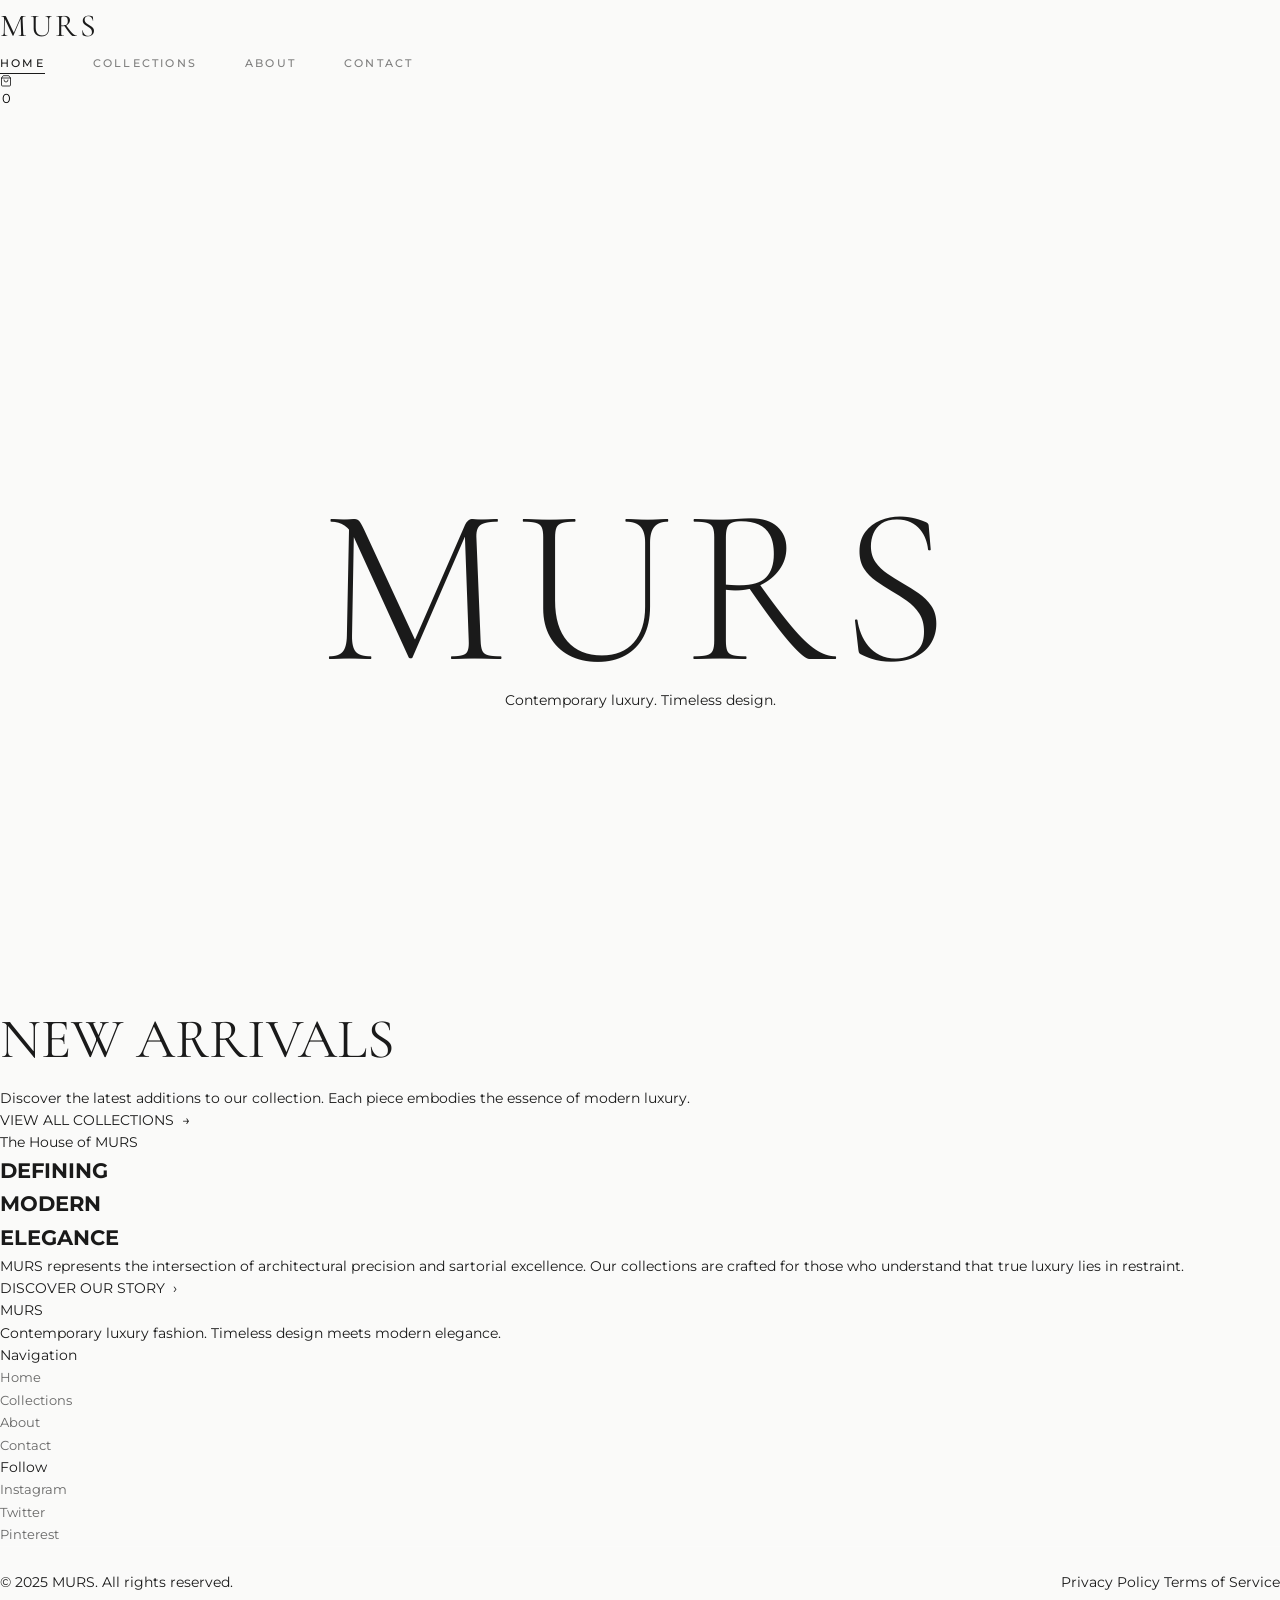
<file: index.html>
<!doctype html>
<html lang="en">
  <head>
    <meta charset="UTF-8" />
    <meta name="viewport" content="width=device-width, initial-scale=1.0" />
    <title>MURS - Contemporary Luxury</title>
    <link rel="stylesheet" href="style.css">
  </head>
  <body>
    <!-- NAV -->
    <nav class="nav">
      <a class="nav-logo" href="#" onclick="showPage('home')">MURS</a>
      <ul class="nav-links">
        <li>
          <a href="index.html" id="nav-home" class="active" onclick="showPage('home')"
            >HOME</a
          >
        </li>
        <li>
          <a href="collection.html" id="nav-collections" onclick="showPage('collections')"
            >COLLECTIONS</a
          >
        </li>
        <li>
          <a href="about.html" id="nav-about" onclick="showPage('about')">ABOUT</a>
        </li>
        <li>
          <a href="contact.html" id="nav-contact" onclick="showPage('contact')">CONTACT</a>
        </li>
      </ul>
      <button class="nav-bag" onclick="openBag()">
        <svg
          viewBox="0 0 24 24"
          fill="none"
          stroke="currentColor"
          stroke-width="1.5"
          stroke-linecap="round"
          stroke-linejoin="round"
        >
          <path d="M6 2L3 6v14a2 2 0 002 2h14a2 2 0 002-2V6l-3-4z" />
          <line x1="3" y1="6" x2="21" y2="6" />
          <path d="M16 10a4 4 0 01-8 0" />
        </svg>
        <span class="bag-count" id="bag-count">0</span>
      </button>
    </nav>

    <!-- HOME PAGE -->
<div id="page-home" class="page active">
<section class="hero">
  <div class="hero-bg">
    <div class="hero-bg-left"></div>
    <div class="hero-bg-right"></div>
  </div>
  <div class="hero-content">
    <h1 class="hero-title">MURS</h1>
    <p class="hero-subtitle">Contemporary luxury. Timeless design.</p>
  </div>
  <div class="hero-scroll">
    <svg viewBox="0 0 24 24" fill="none" stroke="currentColor" stroke-width="1.5">
      <path d="M12 5v14M5 12l7 7 7-7"/>
    </svg>
  </div>
</section>

  <section class="new-arrivals">
    <h2 class="section-title">NEW ARRIVALS</h2>
    <p class="section-subtitle">Discover the latest additions to our collection. Each piece embodies the essence of modern luxury.</p>
    <div class="products-grid" id="home-products"></div>
    <div class="view-all-wrap">
      <a href="#" class="view-all-btn" onclick="showPage('collections')">VIEW ALL COLLECTIONS &nbsp;→</a>
    </div>
  </section>

  <section class="manifesto">
    <p class="manifesto-label">The House of MURS</p>
    <h2 class="manifesto-title">DEFINING<br>MODERN<br>ELEGANCE</h2>
    <p class="manifesto-body">MURS represents the intersection of architectural precision and sartorial excellence. Our collections are crafted for those who understand that true luxury lies in restraint.</p>
    <a href="#" class="manifesto-cta" onclick="showPage('about')">DISCOVER OUR STORY &nbsp;›</a>
  </section>

  <footer>
    <div class="footer-grid">
      <div>
        <div class="footer-brand-name">MURS</div>
        <p class="footer-brand-desc">Contemporary luxury fashion. Timeless design meets modern elegance.</p>
      </div>
      <div>
        <p class="footer-col-title">Navigation</p>
        <ul class="footer-links">
          <li><a href="#" onclick="showPage('home')">Home</a></li>
          <li><a href="#" onclick="showPage('collections')">Collections</a></li>
          <li><a href="#" onclick="showPage('about')">About</a></li>
          <li><a href="#" onclick="showPage('contact')">Contact</a></li>
        </ul>
      </div>
      <div>
        <p class="footer-col-title">Follow</p>
        <ul class="footer-links">
          <li><a href="#">Instagram</a></li>
          <li><a href="#">Twitter</a></li>
          <li><a href="#">Pinterest</a></li>
        </ul>
      </div>
    </div>
    <div class="footer-bottom">
      <span class="footer-copy">© 2025 MURS. All rights reserved.</span>
      <div class="footer-legal">
        <a href="#">Privacy Policy</a>
        <a href="#">Terms of Service</a>
      </div>
    </div>
  </footer>
</div>
  </body>
</html>
</file>
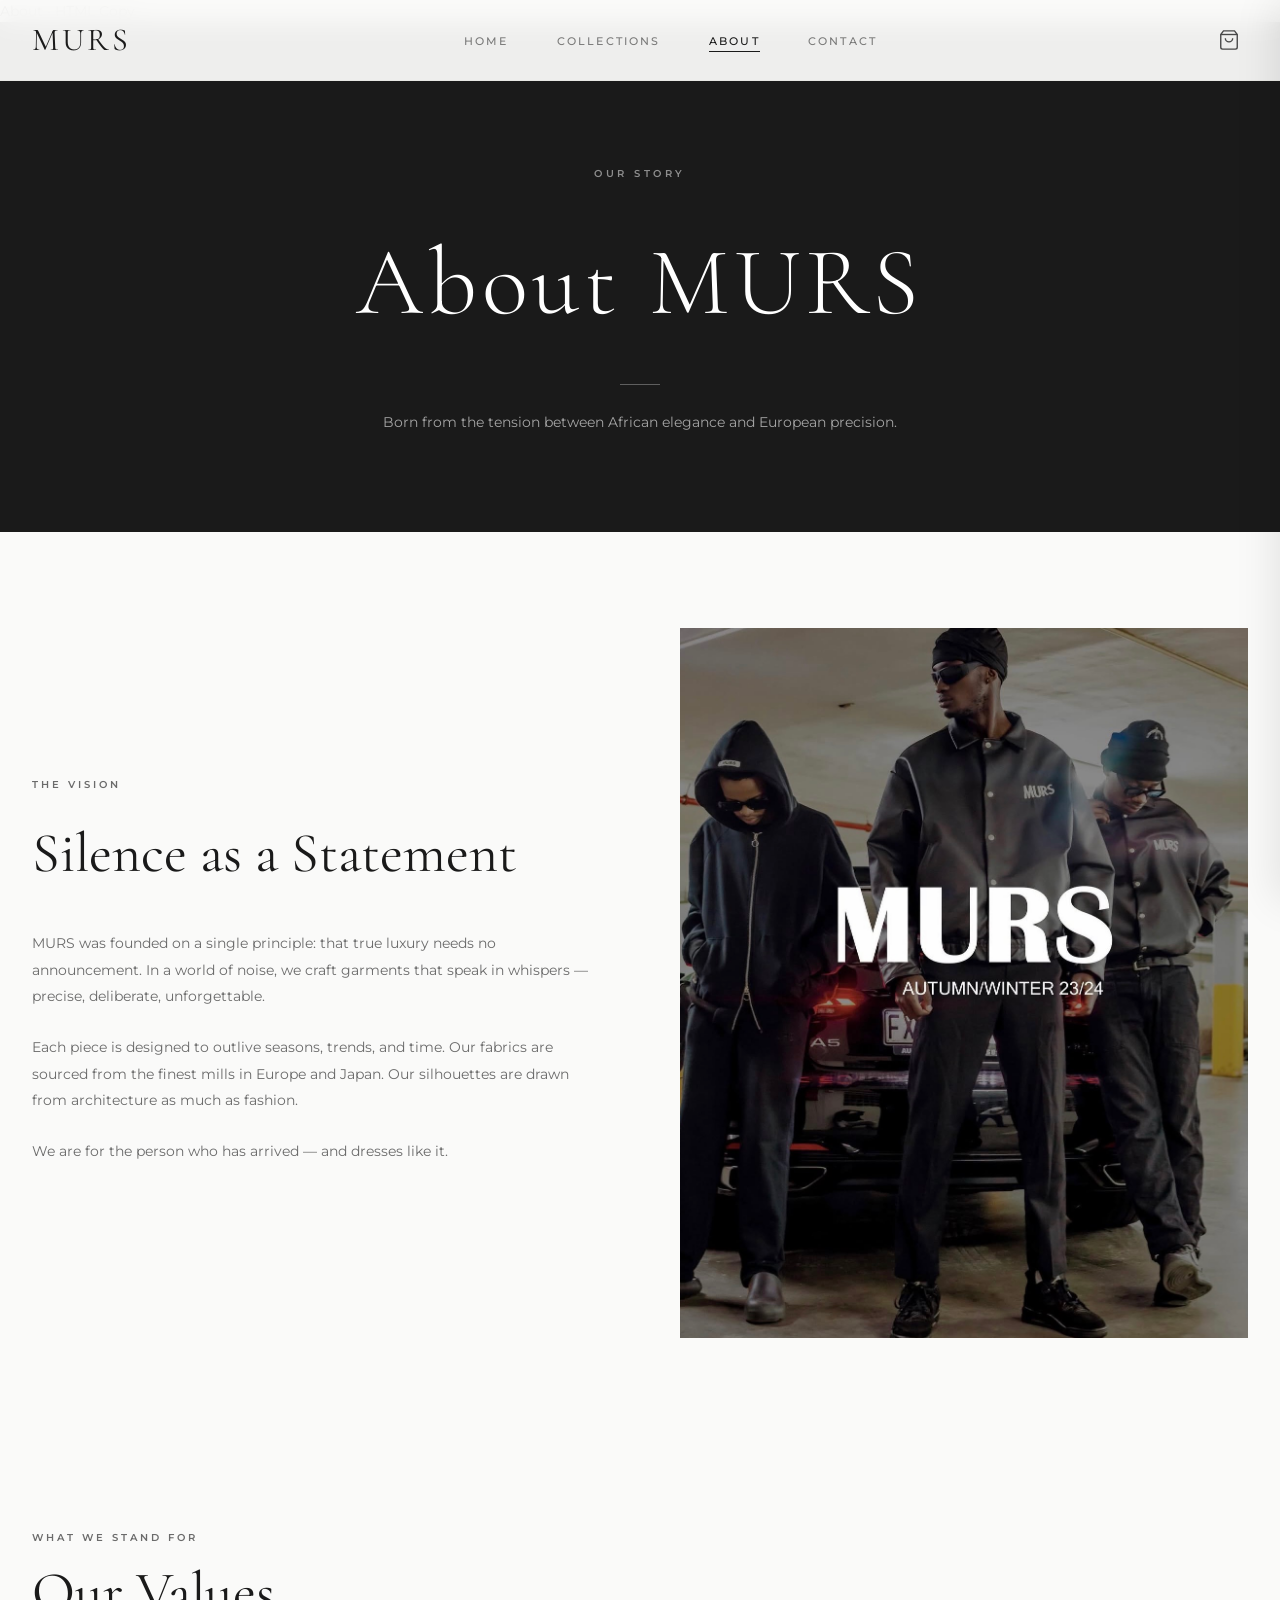
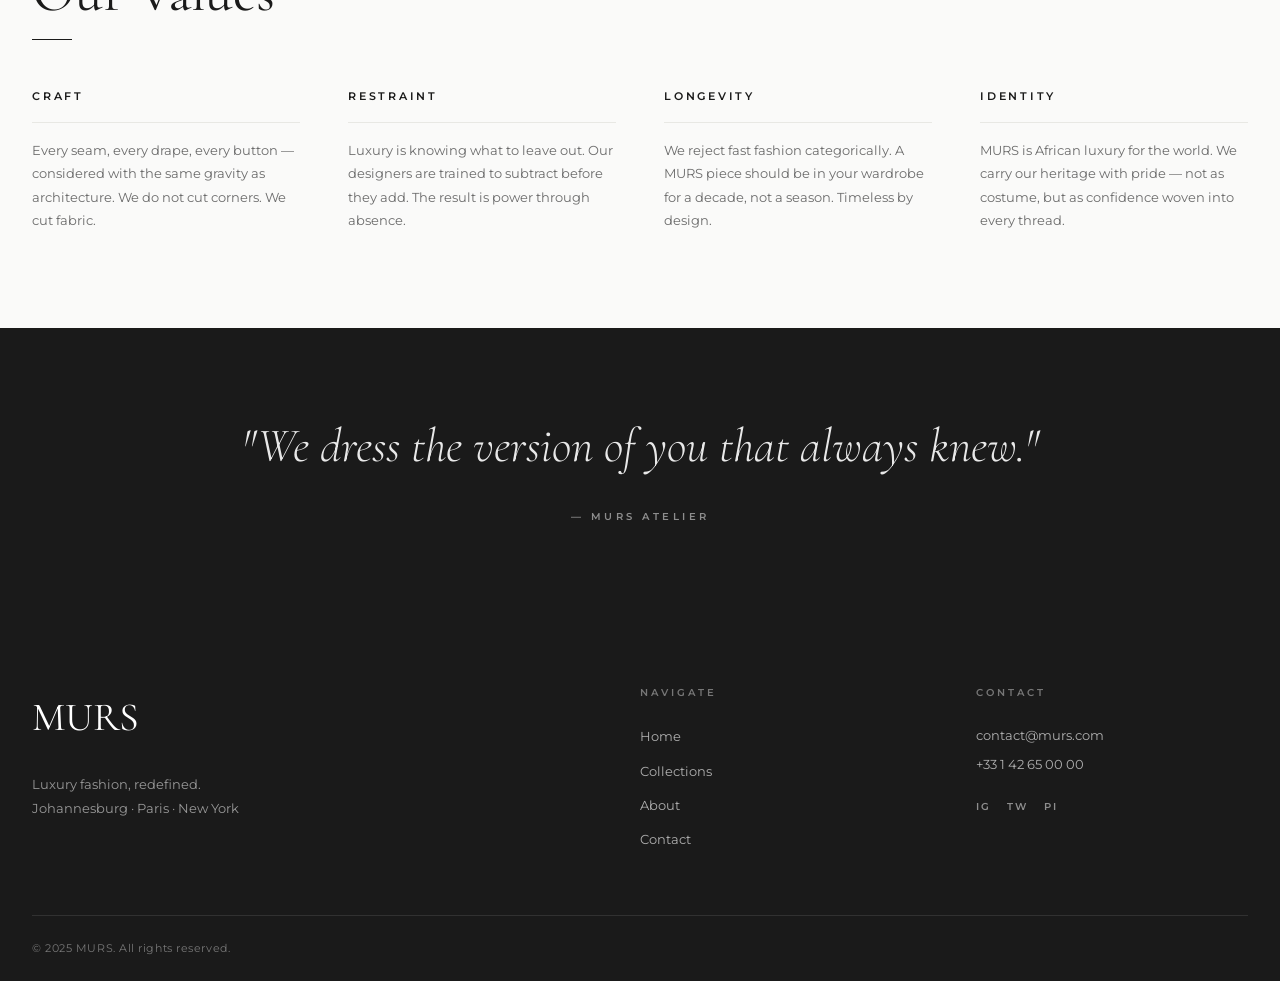
<file: about.html>
About · HTML
Copy

<!DOCTYPE html>
<html lang="en">
<head>
  <meta charset="UTF-8" />
  <meta name="viewport" content="width=device-width, initial-scale=1.0" />
  <title>About — MURS</title>
  <link rel="preconnect" href="https://fonts.googleapis.com">
  <link rel="preconnect" href="https://fonts.gstatic.com" crossorigin>
  <link href="https://fonts.googleapis.com/css2?family=Cormorant+Garamond:ital,wght@0,300;0,400;0,500;0,600;1,300;1,400&family=Montserrat:wght@300;400;500;600&display=swap" rel="stylesheet">
  <link rel="stylesheet" href="style.css" />
</head>
<body>

  <nav id="navbar">
    <div class="nav-inner">
      <a href="index.html" class="nav-logo">MURS</a>
      <button class="nav-mobile-toggle" id="navToggle" aria-label="Menu"><svg width="22" height="22" viewBox="0 0 24 24" fill="none" stroke="currentColor" stroke-width="1.5"><line x1="4" y1="6" x2="20" y2="6"/><line x1="4" y1="12" x2="20" y2="12"/><line x1="4" y1="18" x2="20" y2="18"/></svg></button>
      <ul class="nav-links">
        <li><a href="index.html">HOME</a></li>
        <li><a href="collections.html">COLLECTIONS</a></li>
        <li><a href="about.html" class="active">ABOUT</a></li>
        <li><a href="contact.html">CONTACT</a></li>
      </ul>
      <button class="nav-cart" id="cartBtn" aria-label="Cart">
        <svg width="22" height="22" viewBox="0 0 24 24" fill="none" stroke="currentColor" stroke-width="1.5"><path d="M6 2L3 6v14a2 2 0 002 2h14a2 2 0 002-2V6l-3-4z"/><line x1="3" y1="6" x2="21" y2="6"/><path d="M16 10a4 4 0 01-8 0"/></svg>
        <span class="cart-count" id="cartCount">0</span>
      </button>
    </div>
  </nav>

  <section class="page-hero">
    <div class="page-hero-content">
      <span class="page-hero-label">OUR STORY</span>
      <h1 class="page-hero-title">About MURS</h1>
      <div class="page-hero-divider"></div>
      <p class="page-hero-desc">Born from the tension between African elegance and European precision.</p>
    </div>
  </section>

  <section class="section about-section">
    <div class="about-grid">
      <div class="about-text">
        <span class="section-label">THE VISION</span>
        <h2 class="about-heading">Silence as a Statement</h2>
        <p>MURS was founded on a single principle: that true luxury needs no announcement. In a world of noise, we craft garments that speak in whispers — precise, deliberate, unforgettable.</p>
        <p>Each piece is designed to outlive seasons, trends, and time. Our fabrics are sourced from the finest mills in Europe and Japan. Our silhouettes are drawn from architecture as much as fashion.</p>
        <p>We are for the person who has arrived — and dresses like it.</p>
      </div>
      <div class="about-image">
        <img src="assets/IMG_5207.jpeg" alt="MURS Atelier" />
      </div>
    </div>
  </section>

  <section class="section values-section">
    <div class="section-header">
      <span class="section-label">WHAT WE STAND FOR</span>
      <h2 class="section-title">Our Values</h2>
      <div class="section-divider"></div>
    </div>
    <div class="values-grid">
      <div class="value-item">
        <h3>CRAFT</h3>
        <p>Every seam, every drape, every button — considered with the same gravity as architecture. We do not cut corners. We cut fabric.</p>
      </div>
      <div class="value-item">
        <h3>RESTRAINT</h3>
        <p>Luxury is knowing what to leave out. Our designers are trained to subtract before they add. The result is power through absence.</p>
      </div>
      <div class="value-item">
        <h3>LONGEVITY</h3>
        <p>We reject fast fashion categorically. A MURS piece should be in your wardrobe for a decade, not a season. Timeless by design.</p>
      </div>
      <div class="value-item">
        <h3>IDENTITY</h3>
        <p>MURS is African luxury for the world. We carry our heritage with pride — not as costume, but as confidence woven into every thread.</p>
      </div>
    </div>
  </section>

  <section class="editorial-strip">
    <div class="editorial-text">
      <p class="editorial-quote">"We dress the version of you that always knew."</p>
      <span class="editorial-attr">— MURS ATELIER</span>
    </div>
  </section>

  <footer class="footer">
    <div class="footer-inner">
      <div class="footer-brand">
        <span class="footer-logo">MURS</span>
        <p>Luxury fashion, redefined.<br>Johannesburg · Paris · New York</p>
      </div>
      <div class="footer-links">
        <h4>Navigate</h4>
        <ul>
          <li><a href="index.html">Home</a></li>
          <li><a href="collections.html">Collections</a></li>
          <li><a href="about.html">About</a></li>
          <li><a href="contact.html">Contact</a></li>
        </ul>
      </div>
      <div class="footer-contact">
        <h4>Contact</h4>
        <p>contact@murs.com</p>
        <p>+33 1 42 65 00 00</p>
        <div class="footer-social">
          <a href="#">IG</a><a href="#">TW</a><a href="#">PI</a>
        </div>
      </div>
    </div>
    <div class="footer-bottom"><p>© 2025 MURS. All rights reserved.</p></div>
  </footer>

  <div class="cart-drawer" id="cartDrawer">
    <div class="cart-header">
      <h3>YOUR CART</h3>
      <button class="cart-close" id="cartClose">✕</button>
    </div>
    <div class="cart-items" id="cartItems"></div>
    <div class="cart-footer">
      <div class="cart-total">
        <span>TOTAL</span>
        <span id="cartTotal">R 0</span>
      </div>
      <a href="checkout.html" class="btn-primary" style="display:block;text-align:center;margin-top:1rem;">CHECKOUT</a>
    </div>
  </div>
  <div class="cart-backdrop" id="cartBackdrop"></div>

  <script src="script.js"></script>
</body>
</html>
</file>
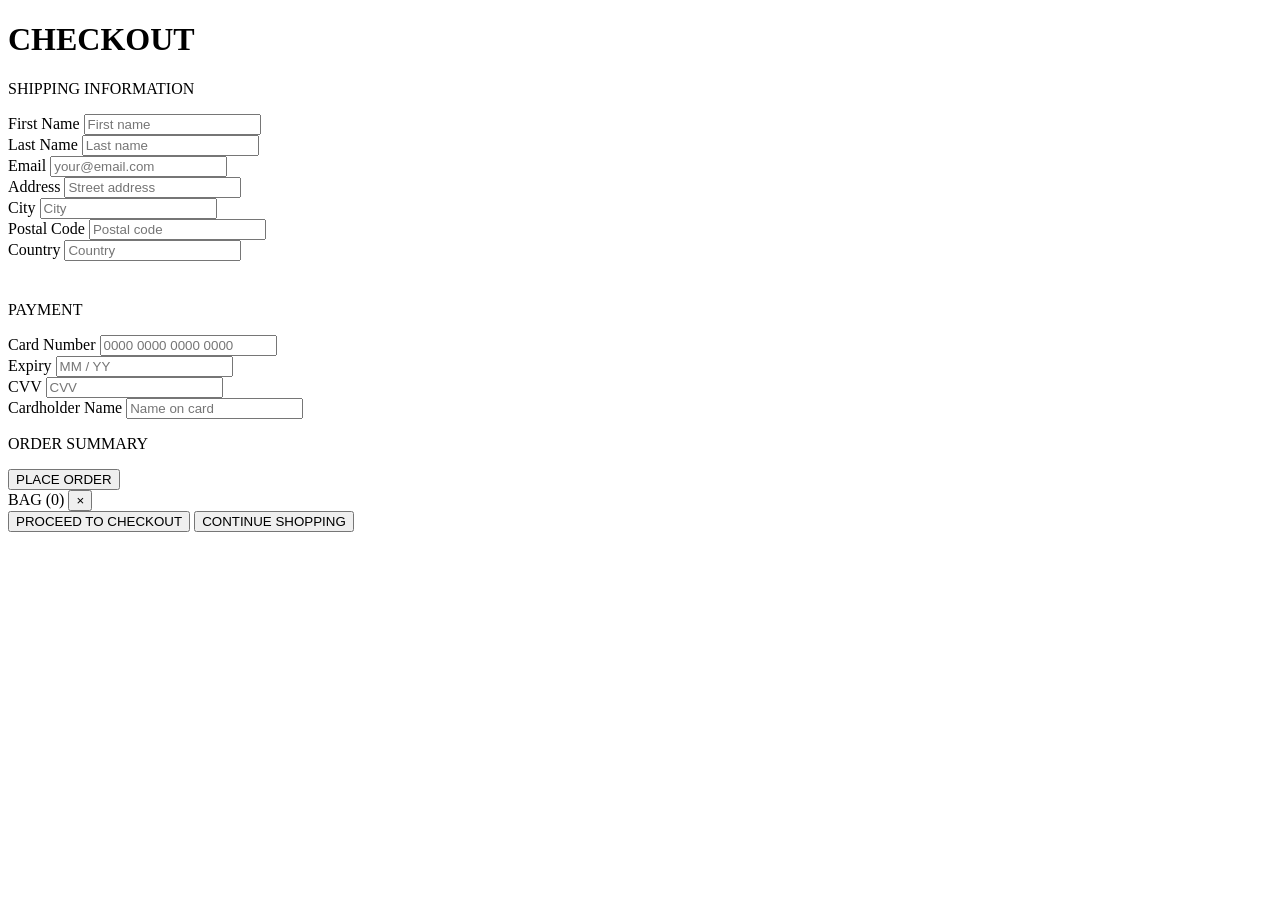
<file: checkout.html>
<!DOCTYPE html>
<html lang="en">
<head>
    <meta charset="UTF-8">
    <meta name="viewport" content="width=device-width, initial-scale=1.0">
    <title>Document</title>
</head>
<body>
    <!-- CHECKOUT PAGE -->
<div id="page-checkout" class="checkout-page">
  <h1 class="checkout-page-title">CHECKOUT</h1>
  <div class="checkout-grid">
    <div>
      <p class="checkout-section-title">SHIPPING INFORMATION</p>
      <div class="checkout-form">
        <div class="checkout-row">
          <div class="form-group">
            <label class="form-label">First Name</label>
            <input type="text" class="form-input" placeholder="First name" />
          </div>
          <div class="form-group">
            <label class="form-label">Last Name</label>
            <input type="text" class="form-input" placeholder="Last name" />
          </div>
        </div>
        <div class="form-group">
          <label class="form-label">Email</label>
          <input type="email" class="form-input" placeholder="your@email.com" />
        </div>
        <div class="form-group">
          <label class="form-label">Address</label>
          <input type="text" class="form-input" placeholder="Street address" />
        </div>
        <div class="checkout-row">
          <div class="form-group">
            <label class="form-label">City</label>
            <input type="text" class="form-input" placeholder="City" />
          </div>
          <div class="form-group">
            <label class="form-label">Postal Code</label>
            <input type="text" class="form-input" placeholder="Postal code" />
          </div>
        </div>
        <div class="form-group">
          <label class="form-label">Country</label>
          <input type="text" class="form-input" placeholder="Country" />
        </div>
        <p class="checkout-section-title" style="margin-top:40px;">PAYMENT</p>
        <div class="form-group">
          <label class="form-label">Card Number</label>
          <input type="text" class="form-input" placeholder="0000 0000 0000 0000" maxlength="19" />
        </div>
        <div class="checkout-row">
          <div class="form-group">
            <label class="form-label">Expiry</label>
            <input type="text" class="form-input" placeholder="MM / YY" maxlength="7" />
          </div>
          <div class="form-group">
            <label class="form-label">CVV</label>
            <input type="text" class="form-input" placeholder="CVV" maxlength="3" />
          </div>
        </div>
        <div class="form-group">
          <label class="form-label">Cardholder Name</label>
          <input type="text" class="form-input" placeholder="Name on card" />
        </div>
      </div>
    </div>
    <div class="order-summary">
      <p class="order-summary-title">ORDER SUMMARY</p>
      <div class="order-items" id="checkout-items"></div>
      <div class="order-totals" id="checkout-totals"></div>
      <button class="place-order-btn" onclick="placeOrder()">PLACE ORDER</button>
    </div>
  </div>
</div>

<!-- BAG OVERLAY -->
<div class="bag-overlay" id="bag-overlay">
  <div class="bag-backdrop" onclick="closeBag()"></div>
  <div class="bag-panel">
    <div class="bag-header">
      <span class="bag-title" id="bag-title">BAG (0)</span>
      <button class="bag-close" onclick="closeBag()">×</button>
    </div>
    <div class="bag-items" id="bag-items-container"></div>
    <div class="bag-footer">
      <div class="bag-totals" id="bag-totals"></div>
      <button class="checkout-btn" onclick="goToCheckout()">PROCEED TO CHECKOUT</button>
      <button class="continue-btn" onclick="closeBag()">CONTINUE SHOPPING</button>
    </div>
  </div>
</div>
</body>
</html>
</file>
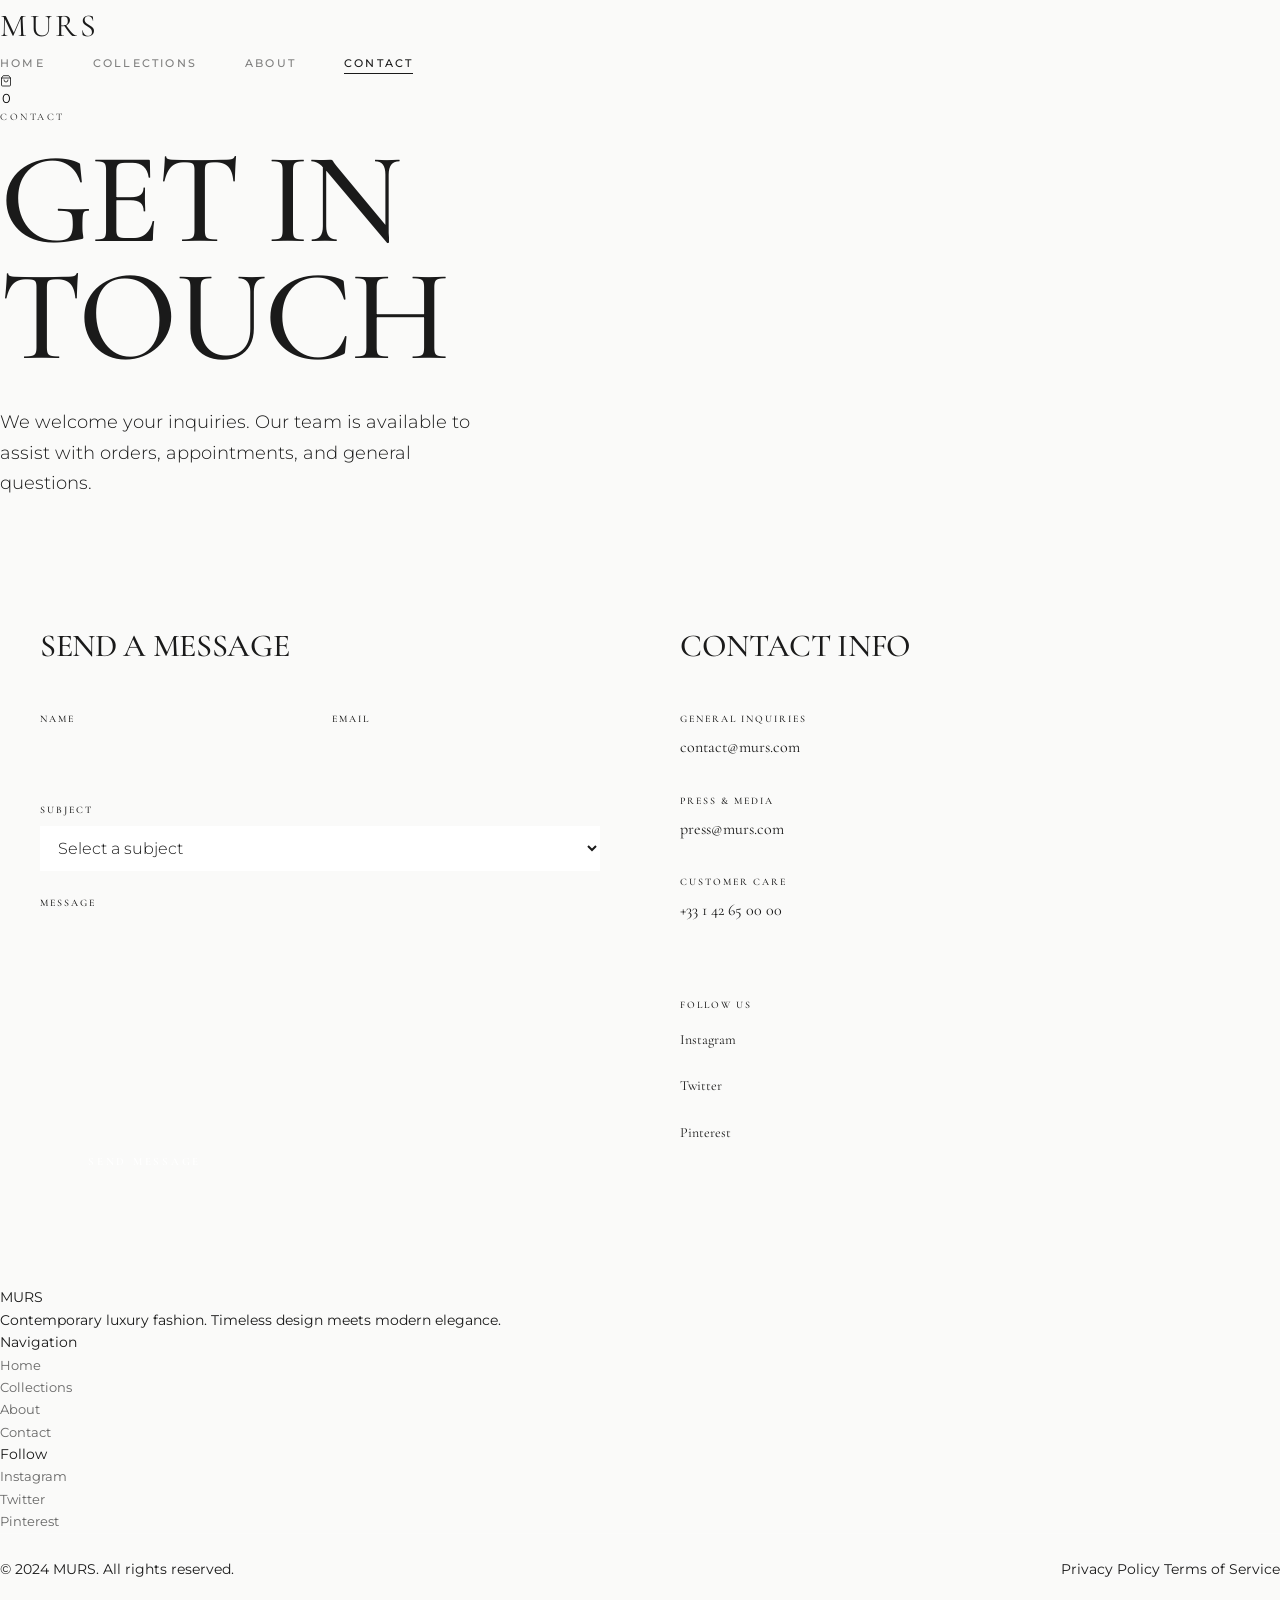
<file: contact.html>
<!DOCTYPE html>
<html lang="en">
<head>
  <meta charset="UTF-8" />
  <meta name="viewport" content="width=device-width, initial-scale=1.0" />
  <title>MURS — Contact</title>
  <link rel="stylesheet" href="style.css" />
  <style>
    /* Contact page specific styles */
    .contact-hero {
      padding: calc(var(--nav-height) + 60px) 40px 0;
    }
    .contact-hero-label {
      font-family: var(--font-display);
      font-size: 10px;
      font-weight: 400;
      letter-spacing: 0.25em;
      text-transform: uppercase;
      color: var(--mid-gray);
      margin-bottom: 16px;
    }
    .contact-hero-title {
      font-family: var(--font-display);
      font-size: clamp(60px, 11vw, 130px);
      font-weight: 500;
      letter-spacing: -0.02em;
      line-height: 0.9;
      text-transform: uppercase;
      color: var(--black);
      margin-bottom: 32px;
    }
    .contact-hero-desc {
      font-family: var(--font-body);
      font-size: 18px;
      font-weight: 300;
      color: var(--mid-gray);
      max-width: 500px;
      line-height: 1.7;
      margin-bottom: 60px;
    }
    .contact-divider {
      width: 100%;
      height: 1px;
      background: var(--black);
      margin-bottom: 60px;
    }
    .contact-main {
      display: grid;
      grid-template-columns: 1fr 1fr;
      gap: 80px;
      padding: 0 40px 100px;
    }
    .contact-form-section-title {
      font-family: var(--font-display);
      font-size: clamp(20px, 3vw, 32px);
      font-weight: 500;
      letter-spacing: -0.01em;
      text-transform: uppercase;
      color: var(--black);
      margin-bottom: 40px;
    }
    .contact-form-grid {
      display: grid;
      grid-template-columns: 1fr 1fr;
      gap: 24px;
      margin-bottom: 24px;
    }
    .contact-form-full {
      margin-bottom: 24px;
    }
    .contact-field-label {
      font-family: var(--font-display);
      font-size: 10px;
      font-weight: 500;
      letter-spacing: 0.2em;
      text-transform: uppercase;
      color: var(--black);
      margin-bottom: 8px;
      display: block;
    }
    .contact-input {
      width: 100%;
      font-family: var(--font-body);
      font-size: 16px;
      font-weight: 300;
      color: var(--black);
      background: none;
      border: 1px solid var(--light-gray);
      padding: 12px 14px;
      outline: none;
      transition: border-color var(--transition);
    }
    .contact-input:focus {
      border-color: var(--black);
    }
    .contact-select {
      width: 100%;
      font-family: var(--font-body);
      font-size: 16px;
      font-weight: 300;
      color: var(--mid-gray);
      background: var(--white);
      border: 1px solid var(--light-gray);
      padding: 12px 14px;
      outline: none;
      cursor: pointer;
      appearance: auto;
      transition: border-color var(--transition);
    }
    .contact-select:focus {
      border-color: var(--black);
    }
    .contact-textarea {
      width: 100%;
      font-family: var(--font-body);
      font-size: 16px;
      font-weight: 300;
      color: var(--black);
      background: none;
      border: 1px solid var(--light-gray);
      padding: 12px 14px;
      outline: none;
      resize: none;
      height: 180px;
      transition: border-color var(--transition);
    }
    .contact-textarea:focus {
      border-color: var(--black);
    }
    .contact-submit {
      margin-top: 8px;
      font-family: var(--font-display);
      font-size: 11px;
      font-weight: 600;
      letter-spacing: 0.25em;
      text-transform: uppercase;
      color: var(--white);
      background: var(--black);
      padding: 18px 48px;
      border: none;
      cursor: pointer;
      transition: opacity var(--transition);
    }
    .contact-submit:hover { opacity: 0.7; }

    /* Right column — info */
    .contact-info-section-title {
      font-family: var(--font-display);
      font-size: clamp(20px, 3vw, 32px);
      font-weight: 500;
      letter-spacing: -0.01em;
      text-transform: uppercase;
      color: var(--black);
      margin-bottom: 40px;
    }
    .contact-info-block {
      margin-bottom: 32px;
    }
    .contact-info-block-label {
      font-family: var(--font-display);
      font-size: 10px;
      font-weight: 500;
      letter-spacing: 0.2em;
      text-transform: uppercase;
      color: var(--mid-gray);
      margin-bottom: 8px;
    }
    .contact-info-block-value {
      font-family: var(--font-display);
      font-size: 16px;
      font-weight: 400;
      color: var(--black);
    }
    .contact-info-divider {
      width: 100%;
      height: 1px;
      background: var(--light-gray);
      margin: 36px 0;
    }
    .contact-social-label {
      font-family: var(--font-display);
      font-size: 10px;
      font-weight: 500;
      letter-spacing: 0.2em;
      text-transform: uppercase;
      color: var(--mid-gray);
      margin-bottom: 16px;
    }
    .contact-social-links {
      display: flex;
      gap: 24px;
    }
    .contact-social-links a {
      font-family: var(--font-display);
      font-size: 14px;
      font-weight: 400;
      color: var(--black);
      transition: opacity var(--transition);
    }
    .contact-social-links a:hover { opacity: 0.45; }
  </style>
</head>
<body>

<!-- NAV -->
<nav class="nav">
  <a class="nav-logo" href="index.html">MURS</a>
  <ul class="nav-links">
    <li><a href="index.html">HOME</a></li>
    <li><a href="collections.html">COLLECTIONS</a></li>
    <li><a href="about.html">ABOUT</a></li>
    <li><a href="contact.html" class="active">CONTACT</a></li>
  </ul>
  <button class="nav-bag">
    <svg viewBox="0 0 24 24" fill="none" stroke="currentColor" stroke-width="1.5" stroke-linecap="round" stroke-linejoin="round">
      <path d="M6 2L3 6v14a2 2 0 002 2h14a2 2 0 002-2V6l-3-4z"/>
      <line x1="3" y1="6" x2="21" y2="6"/>
      <path d="M16 10a4 4 0 01-8 0"/>
    </svg>
    <span class="bag-count" id="bag-count">0</span>
  </button>
</nav>

<!-- HERO -->
<div class="contact-hero">
  <p class="contact-hero-label">Contact</p>
  <h1 class="contact-hero-title">GET IN<br>TOUCH</h1>
  <p class="contact-hero-desc">We welcome your inquiries. Our team is available to assist with orders, appointments, and general questions.</p>
  <div class="contact-divider"></div>
</div>

<!-- MAIN CONTENT -->
<div class="contact-main">

  <!-- LEFT: Form -->
  <div>
    <h2 class="contact-form-section-title">SEND A MESSAGE</h2>
    <form onsubmit="handleSubmit(event)">
      <div class="contact-form-grid">
        <div>
          <label class="contact-field-label">Name</label>
          <input type="text" class="contact-input" placeholder="" />
        </div>
        <div>
          <label class="contact-field-label">Email</label>
          <input type="email" class="contact-input" placeholder="" />
        </div>
      </div>
      <div class="contact-form-full">
        <label class="contact-field-label">Subject</label>
        <select class="contact-select">
          <option value="" disabled selected>Select a subject</option>
          <option>General Inquiry</option>
          <option>Order Support</option>
          <option>Press & Media</option>
          <option>Appointments</option>
          <option>Other</option>
        </select>
      </div>
      <div class="contact-form-full">
        <label class="contact-field-label">Message</label>
        <textarea class="contact-textarea"></textarea>
      </div>
      <button type="submit" class="contact-submit">SEND MESSAGE</button>
    </form>
  </div>

  <!-- RIGHT: Info -->
  <div>
    <h2 class="contact-info-section-title">CONTACT INFO</h2>

    <div class="contact-info-block">
      <p class="contact-info-block-label">General Inquiries</p>
      <p class="contact-info-block-value">contact@murs.com</p>
    </div>
    <div class="contact-info-block">
      <p class="contact-info-block-label">Press & Media</p>
      <p class="contact-info-block-value">press@murs.com</p>
    </div>
    <div class="contact-info-block">
      <p class="contact-info-block-label">Customer Care</p>
      <p class="contact-info-block-value">+33 1 42 65 00 00</p>
    </div>

    <div class="contact-info-divider"></div>

    <p class="contact-social-label">Follow Us</p>
    <div class="contact-social-links">
      <a href="#">Instagram</a>
      <a href="#">Twitter</a>
      <a href="#">Pinterest</a>
    </div>
  </div>
</div>

<!-- FOOTER -->
<footer>
  <div class="footer-grid">
    <div>
      <div class="footer-brand-name">MURS</div>
      <p class="footer-brand-desc">Contemporary luxury fashion. Timeless design meets modern elegance.</p>
    </div>
    <div>
      <p class="footer-col-title">Navigation</p>
      <ul class="footer-links">
        <li><a href="index.html">Home</a></li>
        <li><a href="collections.html">Collections</a></li>
        <li><a href="about.html">About</a></li>
        <li><a href="contact.html">Contact</a></li>
      </ul>
    </div>
    <div>
      <p class="footer-col-title">Follow</p>
      <ul class="footer-links">
        <li><a href="#">Instagram</a></li>
        <li><a href="#">Twitter</a></li>
        <li><a href="#">Pinterest</a></li>
      </ul>
    </div>
  </div>
  <div class="footer-bottom">
    <span class="footer-copy">© 2024 MURS. All rights reserved.</span>
    <div class="footer-legal">
      <a href="#">Privacy Policy</a>
      <a href="#">Terms of Service</a>
    </div>
  </div>
</footer>

<script>
  function handleSubmit(e) {
    e.preventDefault();
    alert('Thank you for your message. We will be in touch shortly.');
    e.target.reset();
  }
</script>

</body>
</html>
</file>
<file: style.css>
/* ============================================
   MURS — LUXURY FASHION
   Faithful rebuild of Lovable design
   ============================================ */

@import url('https://fonts.googleapis.com/css2?family=Cormorant+Garamond:ital,wght@0,300;0,400;0,500;0,600;1,300;1,400;1,600&family=Montserrat:wght@300;400;500;600&display=swap');

/* ---- TOKENS ---- */
:root {
  --bg: #fafaf9;
  --fg: #1a1a1a;
  --muted: #6b6b6b;
  --border: #e8e8e4;
  --secondary: #f3f3f0;
  --accent: #1a1a1a;
  --white: #ffffff;
  --nav-h: 80px;
  --font-display: 'Cormorant Garamond', serif;
  --font-body: 'Montserrat', sans-serif;
  --ease: cubic-bezier(0.16, 1, 0.3, 1);
  --transition: 0.3s var(--ease);
}

/* ---- RESET ---- */
*, *::before, *::after { box-sizing: border-box; margin: 0; padding: 0; }
html { scroll-behavior: smooth; }
body { font-family: var(--font-body); background: var(--bg); color: var(--fg); font-size: 14px; font-weight: 400; line-height: 1.6; -webkit-font-smoothing: antialiased; }
img { max-width: 100%; display: block; object-fit: cover; }
a { text-decoration: none; color: inherit; }
ul { list-style: none; }
button { cursor: pointer; border: none; background: none; font-family: inherit; }

/* ---- TYPOGRAPHY ---- */
.font-display { font-family: var(--font-display); }
.tracking-luxury { letter-spacing: 0.1em; }
.tracking-luxury-wide { letter-spacing: 0.2em; }
.text-caption { font-size: 11px; font-family: var(--font-body); font-weight: 500; }
.text-body-sm { font-size: 13px; }
.text-body-lg { font-size: 16px; }
.text-display-sm { font-size: clamp(1.5rem, 3vw, 2rem); font-family: var(--font-display); font-weight: 400; }
.text-display-md { font-size: clamp(2rem, 5vw, 3.5rem); font-family: var(--font-display); font-weight: 400; }
.text-display-lg { font-size: clamp(3rem, 7vw, 5rem); font-family: var(--font-display); font-weight: 300; }
.text-display-xl { font-size: clamp(5rem, 15vw, 12rem); font-family: var(--font-display); font-weight: 300; letter-spacing: 0.05em; line-height: 0.9; }
.text-muted { color: var(--muted); }
.uppercase { text-transform: uppercase; }

/* ---- NAVBAR ---- */
#navbar {
  position: fixed; top: 0; left: 0; right: 0; z-index: 100;
  background: rgba(250,250,249,0.95);
  backdrop-filter: blur(12px);
  border-bottom: 1px solid var(--border);
  transition: background var(--transition);
}
.nav-inner {
  max-width: 1400px; margin: 0 auto;
  display: flex; align-items: center; justify-content: space-between;
  height: var(--nav-h);
  padding: 0 2rem;
}
.nav-logo {
  font-family: var(--font-display);
  font-size: 2rem;
  font-weight: 400;
  letter-spacing: 0.1em;
  transition: opacity var(--transition);
}
.nav-logo:hover { opacity: 0.65; }

.nav-links {
  display: flex; align-items: center; gap: 3rem;
}
.nav-links a {
  font-size: 11px;
  font-weight: 500;
  letter-spacing: 0.2em;
  text-transform: uppercase;
  opacity: 0.55;
  transition: opacity var(--transition);
  position: relative;
}
.nav-links a:hover { opacity: 1; }
.nav-links a.active {
  opacity: 1;
}
.nav-links a.active::after {
  content: '';
  position: absolute;
  bottom: -4px; left: 0; right: 0;
  height: 1px;
  background: var(--fg);
}

.nav-cart {
  position: relative;
  padding: 0.5rem;
  opacity: 0.7;
  transition: opacity var(--transition);
}
.nav-cart:hover { opacity: 1; }
.cart-count {
  position: absolute;
  top: 0; right: 0;
  background: var(--fg);
  color: var(--white);
  font-size: 9px;
  width: 16px; height: 16px;
  border-radius: 50%;
  display: flex; align-items: center; justify-content: center;
  font-family: var(--font-body);
  font-weight: 600;
  display: none;
}
.cart-count.visible { display: flex; }

/* ---- HERO ---- */
.hero {
  position: relative;
  min-height: 100vh;
  display: flex; align-items: center; justify-content: center;
  padding-top: var(--nav-h);
  overflow: hidden;
}
.hero-bg {
  position: absolute; inset: 0;
}
.hero-bg img {
  width: 100%; height: 100%;
  object-fit: cover;
  opacity: 0.3;
}
.hero-overlay {
  position: absolute; inset: 0;
  background: linear-gradient(to bottom, transparent 60%, var(--bg) 100%);
}
.hero-content {
  position: relative; z-index: 2;
  text-align: center;
  padding: 2rem;
  max-width: 900px;
}
.hero-label {
  font-size: 10px;
  font-weight: 600;
  letter-spacing: 0.35em;
  text-transform: uppercase;
  color: var(--muted);
  margin-bottom: 1.5rem;
  opacity: 0;
  animation: revealUp 0.8s var(--ease) 0.2s forwards;
}
.hero-title {
  font-family: var(--font-display);
  font-size: clamp(6rem, 18vw, 14rem);
  font-weight: 300;
  letter-spacing: 0.05em;
  line-height: 0.9;
  color: var(--fg);
  opacity: 0;
  animation: revealUp 1s var(--ease) 0.4s forwards;
}
.hero-sub {
  font-size: 14px;
  color: var(--muted);
  line-height: 1.8;
  margin: 2rem 0 3rem;
  opacity: 0;
  animation: revealUp 0.8s var(--ease) 0.6s forwards;
}
.hero-scroll {
  position: absolute; bottom: 2.5rem; left: 50%;
  transform: translateX(-50%);
  z-index: 2;
  opacity: 0;
  animation: fadeIn 1s var(--ease) 1s forwards;
}

/* ---- BUTTONS ---- */
.btn-primary {
  display: inline-block;
  padding: 0.85rem 2.5rem;
  background: var(--fg);
  color: var(--white);
  font-size: 10px;
  font-weight: 600;
  letter-spacing: 0.25em;
  text-transform: uppercase;
  transition: opacity var(--transition);
}
.btn-primary:hover { opacity: 0.75; }

.btn-outline {
  display: inline-block;
  padding: 0.85rem 2.5rem;
  border: 1px solid var(--fg);
  color: var(--fg);
  font-size: 10px;
  font-weight: 600;
  letter-spacing: 0.25em;
  text-transform: uppercase;
  transition: all var(--transition);
}
.btn-outline:hover { background: var(--fg); color: var(--white); }

/* ---- SECTIONS ---- */
.section {
  padding: 6rem 2rem;
  max-width: 1400px;
  margin: 0 auto;
}
.section-header {
  margin-bottom: 3rem;
}
.section-label {
  display: block;
  font-size: 10px;
  font-weight: 600;
  letter-spacing: 0.3em;
  text-transform: uppercase;
  color: var(--muted);
  margin-bottom: 1rem;
}
.section-title {
  font-family: var(--font-display);
  font-size: clamp(2rem, 5vw, 3.5rem);
  font-weight: 400;
  line-height: 1.1;
  margin-bottom: 1rem;
}
.section-divider {
  width: 40px; height: 1px;
  background: var(--fg);
  margin-top: 1rem;
}
.section-cta {
  text-align: center;
  margin-top: 3rem;
}

/* ---- PRODUCTS GRID ---- */
.products-grid {
  display: grid;
  grid-template-columns: repeat(4, 1fr);
  gap: 2rem;
}
@media (max-width: 1100px) { .products-grid { grid-template-columns: repeat(2, 1fr); } }
@media (max-width: 600px) { .products-grid { grid-template-columns: 1fr; } }

.product-card { cursor: pointer; }
.product-img-wrap {
  position: relative;
  aspect-ratio: 3/4;
  overflow: hidden;
  background: var(--secondary);
  margin-bottom: 1rem;
}
.product-img-wrap img {
  width: 100%; height: 100%;
  object-fit: cover;
  transition: transform 0.6s var(--ease);
}
.product-card:hover .product-img-wrap img { transform: scale(1.04); }

.product-overlay {
  position: absolute; inset: 0;
  background: rgba(26,26,26,0);
  display: flex; align-items: flex-end; justify-content: center;
  padding-bottom: 1.5rem;
  transition: background var(--transition);
}
.product-card:hover .product-overlay { background: rgba(26,26,26,0.08); }
.btn-add-cart {
  font-size: 10px;
  font-weight: 600;
  letter-spacing: 0.25em;
  text-transform: uppercase;
  color: var(--muted);
  transition: color var(--transition);
  padding: 0;
  background: none;
  border: none;
  cursor: pointer;
  font-family: var(--font-body);
  opacity: 0;
  transform: translateY(8px);
  transition: all 0.3s var(--ease);
}
.product-card:hover .btn-add-cart { opacity: 1; transform: translateY(0); color: var(--fg); }

.product-name {
  font-size: 13px;
  font-weight: 500;
  margin-bottom: 0.3rem;
}
.product-price {
  font-size: 13px;
  color: var(--muted);
}
.product-category {
  font-size: 10px;
  font-weight: 600;
  letter-spacing: 0.2em;
  text-transform: uppercase;
  color: var(--muted);
  margin-bottom: 0.3rem;
}

/* ---- EDITORIAL STRIP ---- */
.editorial-strip {
  background: var(--fg);
  color: var(--white);
  padding: 5rem 2rem;
  text-align: center;
}
.editorial-quote {
  font-family: var(--font-display);
  font-size: clamp(1.8rem, 4vw, 3rem);
  font-weight: 300;
  font-style: italic;
  margin-bottom: 1.5rem;
  opacity: 0.9;
}
.editorial-attr {
  font-size: 10px;
  font-weight: 600;
  letter-spacing: 0.35em;
  text-transform: uppercase;
  opacity: 0.5;
}

/* ---- LOOKBOOK ---- */
.lookbook-grid {
  display: grid;
  grid-template-columns: repeat(3, 1fr);
  grid-template-rows: auto auto;
  gap: 1rem;
}
.look-item { overflow: hidden; background: var(--secondary); }
.look-item img { width: 100%; height: 100%; object-fit: cover; transition: transform 0.6s var(--ease); }
.look-item:hover img { transform: scale(1.03); }
.look-tall { grid-row: span 2; aspect-ratio: 3/5; }
.look-wide { aspect-ratio: 4/3; }
.look-small { aspect-ratio: 1/1; }

/* ---- PAGE HERO ---- */
.page-hero {
  padding-top: var(--nav-h);
  padding-bottom: 4rem;
  background: var(--fg);
  color: var(--white);
  text-align: center;
}
.page-hero-content {
  padding: 4rem 2rem 2rem;
  max-width: 800px;
  margin: 0 auto;
}
.page-hero-label {
  display: block;
  font-size: 10px;
  font-weight: 600;
  letter-spacing: 0.35em;
  text-transform: uppercase;
  opacity: 0.5;
  margin-bottom: 1.5rem;
}
.page-hero-title {
  font-family: var(--font-display);
  font-size: clamp(3rem, 8vw, 6rem);
  font-weight: 300;
  letter-spacing: 0.05em;
  margin-bottom: 1rem;
}
.page-hero-divider {
  width: 40px; height: 1px;
  background: rgba(255,255,255,0.3);
  margin: 1.5rem auto;
}
.page-hero-desc {
  font-size: 14px;
  line-height: 1.9;
  opacity: 0.6;
}

/* ---- COLLECTIONS FILTER ---- */
.collections-filter {
  display: flex;
  gap: 0.5rem;
  margin-bottom: 3rem;
  flex-wrap: wrap;
}
.filter-btn {
  padding: 0.5rem 1.25rem;
  font-size: 10px;
  font-weight: 600;
  letter-spacing: 0.2em;
  text-transform: uppercase;
  border: 1px solid var(--border);
  background: none;
  color: var(--muted);
  cursor: pointer;
  transition: all var(--transition);
  font-family: var(--font-body);
}
.filter-btn:hover { border-color: var(--fg); color: var(--fg); }
.filter-btn.active { background: var(--fg); color: var(--white); border-color: var(--fg); }

/* ---- ABOUT ---- */
.about-section {}
.about-grid {
  display: grid;
  grid-template-columns: 1fr 1fr;
  gap: 5rem;
  align-items: center;
}
@media (max-width: 800px) { .about-grid { grid-template-columns: 1fr; } }
.about-heading {
  font-family: var(--font-display);
  font-size: clamp(2rem, 5vw, 3.5rem);
  font-weight: 400;
  margin: 1rem 0 2rem;
}
.about-text p {
  color: var(--muted);
  line-height: 1.9;
  margin-bottom: 1.5rem;
}
.about-image img {
  width: 100%;
  aspect-ratio: 4/5;
  object-fit: cover;
}

.values-section {}
.values-grid {
  display: grid;
  grid-template-columns: repeat(4, 1fr);
  gap: 3rem;
  margin-top: 1rem;
}
@media (max-width: 900px) { .values-grid { grid-template-columns: repeat(2, 1fr); } }
@media (max-width: 550px) { .values-grid { grid-template-columns: 1fr; } }
.value-item h3 {
  font-size: 11px;
  font-weight: 600;
  letter-spacing: 0.25em;
  margin-bottom: 1rem;
  padding-bottom: 1rem;
  border-bottom: 1px solid var(--border);
}
.value-item p { color: var(--muted); font-size: 13px; line-height: 1.8; }

/* ---- CONTACT ---- */
.contact-section {}
.contact-grid {
  display: grid;
  grid-template-columns: 3fr 2fr;
  gap: 5rem;
  align-items: start;
}
@media (max-width: 800px) { .contact-grid { grid-template-columns: 1fr; } }

.contact-form-col {}
.contact-form-fields { margin-top: 2rem; }
.form-row {
  display: grid;
  grid-template-columns: 1fr 1fr;
  gap: 1.5rem;
  margin-bottom: 1.5rem;
}
@media (max-width: 600px) { .form-row { grid-template-columns: 1fr; } }
.form-group { display: flex; flex-direction: column; gap: 0.5rem; margin-bottom: 1.5rem; }
.form-group label {
  font-size: 10px;
  font-weight: 600;
  letter-spacing: 0.2em;
  text-transform: uppercase;
  color: var(--muted);
}
.form-group input,
.form-group textarea,
.form-group select {
  border: 1px solid var(--border);
  background: var(--white);
  padding: 0.85rem 1rem;
  font-family: var(--font-body);
  font-size: 13px;
  color: var(--fg);
  outline: none;
  transition: border-color var(--transition);
  -webkit-appearance: none;
  border-radius: 0;
}
.form-group input:focus,
.form-group textarea:focus,
.form-group select:focus { border-color: var(--fg); }
.form-group textarea { resize: vertical; min-height: 120px; }

.contact-info-col { padding-top: 2rem; }
.contact-info-blocks { margin-top: 2rem; }
.contact-info-block { margin-bottom: 2rem; }
.info-label {
  font-size: 10px;
  font-weight: 600;
  letter-spacing: 0.25em;
  text-transform: uppercase;
  color: var(--muted);
  margin-bottom: 0.4rem;
}
.info-value { font-size: 14px; font-weight: 500; }
.contact-divider {
  height: 1px;
  background: var(--border);
  margin: 2rem 0;
}
.contact-social-links {
  display: flex;
  flex-direction: column;
  gap: 0.75rem;
  margin-top: 1rem;
}
.contact-social-links a {
  font-size: 13px;
  color: var(--muted);
  transition: color var(--transition);
}
.contact-social-links a:hover { color: var(--fg); }

/* ---- COLLECTIONS GRID (page) ---- */
.collections-grid { margin-top: 0; }

/* ---- FOOTER ---- */
.footer {
  background: var(--fg);
  color: var(--white);
  padding: 5rem 2rem 0;
}
.footer-inner {
  max-width: 1400px;
  margin: 0 auto;
  display: grid;
  grid-template-columns: 2fr 1fr 1fr;
  gap: 4rem;
  padding-bottom: 4rem;
}
@media (max-width: 800px) { .footer-inner { grid-template-columns: 1fr; gap: 3rem; } }
.footer-logo {
  font-family: var(--font-display);
  font-size: 2.5rem;
  font-weight: 400;
  display: block;
  margin-bottom: 1.5rem;
}
.footer-brand p { font-size: 13px; opacity: 0.55; line-height: 1.8; }
.footer-links h4,
.footer-contact h4 {
  font-size: 10px;
  font-weight: 600;
  letter-spacing: 0.3em;
  text-transform: uppercase;
  opacity: 0.4;
  margin-bottom: 1.5rem;
}
.footer-links ul { display: flex; flex-direction: column; gap: 0.75rem; }
.footer-links a { font-size: 13px; opacity: 0.65; transition: opacity var(--transition); }
.footer-links a:hover { opacity: 1; }
.footer-contact p { font-size: 13px; opacity: 0.65; margin-bottom: 0.5rem; }
.footer-social {
  display: flex; gap: 1rem; margin-top: 1.5rem;
}
.footer-social a {
  font-size: 10px;
  font-weight: 600;
  letter-spacing: 0.2em;
  opacity: 0.5;
  transition: opacity var(--transition);
}
.footer-social a:hover { opacity: 1; }
.footer-bottom {
  max-width: 1400px;
  margin: 0 auto;
  padding: 1.5rem 0;
  border-top: 1px solid rgba(255,255,255,0.1);
  display: flex; justify-content: space-between; align-items: center;
}
.footer-bottom p { font-size: 11px; opacity: 0.4; letter-spacing: 0.05em; }

/* ---- CART DRAWER ---- */
.cart-drawer {
  position: fixed;
  top: 0; right: 0;
  width: 380px;
  max-width: 90vw;
  height: 100vh;
  background: var(--white);
  z-index: 200;
  transform: translateX(100%);
  transition: transform 0.4s var(--ease);
  display: flex;
  flex-direction: column;
  box-shadow: -4px 0 40px rgba(0,0,0,0.1);
}
.cart-drawer.open { transform: translateX(0); }
.cart-header {
  display: flex; align-items: center; justify-content: space-between;
  padding: 1.5rem;
  border-bottom: 1px solid var(--border);
}
.cart-header h3 {
  font-size: 10px;
  font-weight: 600;
  letter-spacing: 0.25em;
}
.cart-close {
  font-size: 14px;
  opacity: 0.5;
  transition: opacity var(--transition);
  cursor: pointer;
}
.cart-close:hover { opacity: 1; }
.cart-items { flex: 1; overflow-y: auto; padding: 1.5rem; }
.cart-item {
  display: flex; gap: 1rem; margin-bottom: 1.5rem;
  padding-bottom: 1.5rem;
  border-bottom: 1px solid var(--border);
}
.cart-item-info { flex: 1; }
.cart-item-name { font-size: 13px; font-weight: 500; margin-bottom: 0.25rem; }
.cart-item-price { font-size: 12px; color: var(--muted); }
.cart-item-remove { font-size: 11px; color: var(--muted); cursor: pointer; margin-top: 0.5rem; display: block; transition: color var(--transition); }
.cart-item-remove:hover { color: var(--fg); }
.cart-footer { padding: 1.5rem; border-top: 1px solid var(--border); }
.cart-total {
  display: flex; justify-content: space-between;
  font-size: 11px;
  font-weight: 600;
  letter-spacing: 0.2em;
  margin-bottom: 0;
}
.cart-empty { text-align: center; padding: 3rem 1rem; color: var(--muted); font-size: 13px; }
.cart-backdrop {
  position: fixed; inset: 0;
  background: rgba(0,0,0,0.25);
  z-index: 199;
  opacity: 0;
  pointer-events: none;
  transition: opacity 0.4s;
}
.cart-backdrop.open { opacity: 1; pointer-events: all; }

/* ---- ANIMATIONS ---- */
@keyframes revealUp {
  from { opacity: 0; transform: translateY(30px); }
  to { opacity: 1; transform: translateY(0); }
}
@keyframes fadeIn {
  from { opacity: 0; }
  to { opacity: 0.6; }
}
@keyframes slideUp {
  from { opacity: 0; transform: translateY(40px); }
  to { opacity: 1; transform: translateY(0); }
}

.animate-reveal-up {
  opacity: 0;
  animation: revealUp 0.7s var(--ease) forwards;
}

/* ---- SCROLL-IN ---- */
.reveal {
  opacity: 0;
  transform: translateY(24px);
  transition: opacity 0.7s var(--ease), transform 0.7s var(--ease);
}
.reveal.visible {
  opacity: 1;
  transform: translateY(0);
}

/* ---- MOBILE NAV ---- */
.nav-mobile-toggle { display: none; background: none; border: none; cursor: pointer; padding: 0.5rem; }
@media (max-width: 768px) {
  .nav-links { display: none; }
  .nav-mobile-toggle { display: flex; }
  .nav-links.mobile-open {
    display: flex;
    position: fixed;
    top: var(--nav-h); left: 0; right: 0; bottom: 0;
    background: var(--bg);
    flex-direction: column;
    align-items: center;
    justify-content: center;
    gap: 2rem;
    z-index: 99;
    animation: fadeIn 0.3s ease forwards;
  }
  .nav-links.mobile-open a { font-size: 2rem; font-family: var(--font-display); letter-spacing: 0.05em; opacity: 1; }
}
</file>
